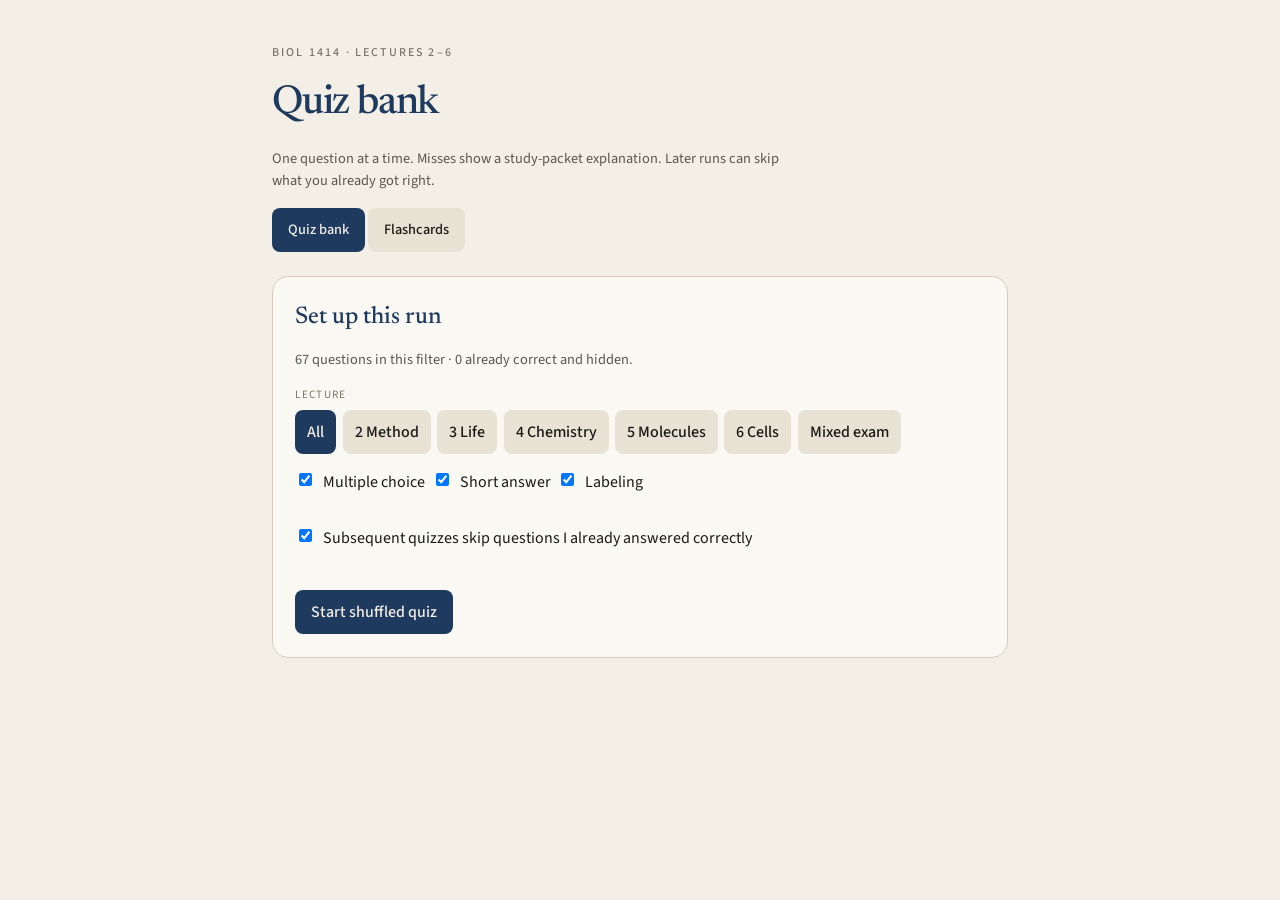
<file: index.html>
<!DOCTYPE html>
<html lang="en">
<head>
  <meta charset="utf-8" />
  <meta name="viewport" content="width=device-width, initial-scale=1" />
  <title>BIOL 1414 Quiz</title>
  <meta name="theme-color" content="#1e3a5f" />
  <link rel="icon" type="image/svg+xml" href="favicon.svg" />
  <link rel="preconnect" href="https://fonts.googleapis.com" />
  <link rel="preconnect" href="https://fonts.gstatic.com" crossorigin />
  <link href="https://fonts.googleapis.com/css2?family=Newsreader:opsz,wght@6..72,500;6..72,600&family=Source+Sans+3:wght@400;500;600&display=swap" rel="stylesheet" />
  <style>
    :root { --bg:#f3efe6; --surface:#faf8f3; --muted:#e8e2d4; --fg:#1a1916; --fg-muted:#5c574e; --fg-subtle:#7a7468; --primary:#1e3a5f; --primary-fg:#f3efe6; --border:#d4cdc0; --success:#3f6f5b; --danger:#8f3d3a; --font-display:"Newsreader",Georgia,serif; --font-sans:"Source Sans 3","Segoe UI",system-ui,sans-serif; }
    * { box-sizing:border-box; }
    html,body { margin:0; background:var(--bg); color:var(--fg); font-family:var(--font-sans); line-height:1.5; }
    button,input,textarea { font:inherit; }
    button { cursor:pointer; }
    .wrap { max-width:48rem; margin:0 auto; padding:2rem 1rem 3rem; display:flex; flex-direction:column; gap:1.5rem; }
    h1 { font-family:var(--font-display); font-size:2.5rem; font-weight:500; letter-spacing:-.03em; color:var(--primary); margin:.25rem 0 0; }
    .kicker { font-size:.75rem; letter-spacing:.18em; text-transform:uppercase; color:var(--fg-subtle); font-weight:500; }
    .lede { color:var(--fg-muted); font-size:.9rem; max-width:32rem; }
    .nav a { display:inline-flex; min-height:44px; align-items:center; padding:0 1rem; border-radius:.5rem; text-decoration:none; font-weight:500; font-size:.9rem; }
    .nav a.on { background:var(--primary); color:var(--primary-fg); }
    .nav a.off { background:var(--muted); color:var(--fg); }
    .card { background:var(--surface); border:1px solid var(--border); border-radius:1rem; padding:1.4rem; }
    .chip { min-height:44px; border:0; border-radius:.5rem; padding:0 .75rem; background:var(--muted); color:var(--fg); font-weight:500; }
    .chip.on { background:var(--primary); color:var(--primary-fg); }
    .btn { min-height:44px; border:0; border-radius:.5rem; padding:0 1rem; font-weight:500; background:var(--primary); color:var(--primary-fg); }
    .btn.sec { background:transparent; color:var(--fg); border:1px solid var(--border); }
    .choice { display:flex; gap:.75rem; align-items:flex-start; border:1px solid var(--border); border-radius:.5rem; padding:.7rem .8rem; background:var(--bg); cursor:pointer; }
    .choice.on { border-color:var(--primary); background:var(--muted); }
    .choice.ok { border-color:var(--success); background:rgba(63,111,91,.1); }
    .choice.bad { border-color:var(--danger); background:rgba(143,61,58,.1); }
    textarea { width:100%; min-height:6rem; border:1px solid var(--border); border-radius:.5rem; background:var(--bg); color:var(--fg); padding:.7rem; }
    .verdict { border-radius:.5rem; padding:.85rem 1rem; }
    .verdict.ok { background:rgba(63,111,91,.1); border:1px solid rgba(63,111,91,.35); }
    .verdict.bad { background:rgba(143,61,58,.1); border:1px solid rgba(143,61,58,.35); }
    .expl { border:1px solid var(--border); background:var(--bg); border-radius:.5rem; padding:1rem; }
    .expl .k { font-size:.7rem; letter-spacing:.12em; text-transform:uppercase; color:var(--fg-subtle); }
    label.chk { display:flex; gap:.5rem; align-items:flex-start; min-height:44px; }
    .row { display:flex; flex-wrap:wrap; gap:.4rem; }
  </style>
</head>
<body>
  <div class="wrap">
    <header>
      <p class="kicker">BIOL 1414 · Lectures 2–6</p>
      <h1>Quiz bank</h1>
      <p class="lede">One question at a time. Misses show a study-packet explanation. Later runs can skip what you already got right.</p>
      <nav class="nav" style="margin-top:1rem" aria-label="Study modes">
        <a class="on" data-page="index.html" href="index.html">Quiz bank</a>
        <a class="off" data-page="drill.html" href="drill.html">Flashcards</a>
      </nav>
    </header>
    <section id="stage" class="card"></section>
  </div>
  <script>
    function appDir(){
      var segs = location.pathname.split('/').filter(Boolean);
      if (segs.length) {
        var last = segs[segs.length-1];
        if (/\./.test(last) || last === 'drill') segs.pop();
      }
      return '/' + (segs.length ? segs.join('/') + '/' : '');
    }
    function appHref(file){ return file === "index.html" ? appDir() : appDir() + file; }
    function wireNav(){
      document.querySelectorAll('a[data-page]').forEach(function(a){
        a.setAttribute('href', appHref(a.getAttribute('data-page')));
      });
    }
    wireNav();

    const QUESTIONS = [{"id":"l2-mc-1","lecture":2,"kind":"mc","prompt":"Which statement about hypotheses is required in this class?","choices":[{"letter":"A","text":"They must be proven on the first trial"},{"letter":"B","text":"They must be testable and falsifiable"},{"letter":"C","text":"They must be published before testing"},{"letter":"D","text":"They must use only qualitative data"}],"answer":"B","explanation":"Study packet (Lec 2): A good hypothesis is testable and falsifiable. Science never proves a hypothesis; it can only fail to disprove it and accumulate support. An invisible heatless dragon in the office is not science because it is not testable or falsifiable."},{"id":"l2-mc-2","lecture":2,"kind":"mc","prompt":"Plant height measured in centimeters is","choices":[{"letter":"A","text":"Qualitative"},{"letter":"B","text":"A law"},{"letter":"C","text":"Quantitative"},{"letter":"D","text":"A control group"}],"answer":"C","explanation":"Study packet (Lec 2): Qualitative data are descriptions (color, texture, smell). Quantitative data are measured numbers (mass, temperature, count). Height in centimeters is a measurement, so it is quantitative."},{"id":"l2-mc-3","lecture":2,"kind":"mc","prompt":"You change light color and record photosynthetic rate. Light color is the","choices":[{"letter":"A","text":"Dependent variable"},{"letter":"B","text":"Independent variable"},{"letter":"C","text":"Control group"},{"letter":"D","text":"Theory"}],"answer":"B","explanation":"Study packet (Lec 2): Independent variable = what you change. Dependent variable = what you measure (it depends on the independent). Light color is what you change."},{"id":"l2-mc-4","lecture":2,"kind":"mc","prompt":"The group that receives every treatment except the factor being tested is the","choices":[{"letter":"A","text":"Independent variable"},{"letter":"B","text":"Hypothesis"},{"letter":"C","text":"Control group"},{"letter":"D","text":"Law"}],"answer":"C","explanation":"Study packet (Lec 2): The control group receives every treatment except the one being tested. Controlled variables are the factors held constant so they do not confound results."},{"id":"l2-mc-5","lecture":2,"kind":"mc","prompt":"Science, as defined in lecture, never","choices":[{"letter":"A","text":"Shares results"},{"letter":"B","text":"Uses deduction"},{"letter":"C","text":"Proves a hypothesis with certainty"},{"letter":"D","text":"Forms theories"}],"answer":"C","explanation":"Study packet (Lec 2): Science never proves a hypothesis; it can only fail to disprove it and accumulate support. Theories form only after repeated support."},{"id":"l2-mc-6","lecture":2,"kind":"mc","prompt":"A repeatedly tested explanatory framework is a","choices":[{"letter":"A","text":"Guess"},{"letter":"B","text":"Theory"},{"letter":"C","text":"Qualitative note"},{"letter":"D","text":"Controlled variable"}],"answer":"B","explanation":"Study packet (Lec 2): A theory is a well-supported, repeatedly tested explanation that unifies many hypotheses. It is not a casual guess. A law describes what happens without explaining why."},{"id":"l2-mc-7","lecture":2,"kind":"mc","prompt":"Specific observations used to reach a general conclusion is","choices":[{"letter":"A","text":"Deductive reasoning"},{"letter":"B","text":"Peer review"},{"letter":"C","text":"Inductive reasoning"},{"letter":"D","text":"Hydrolysis"}],"answer":"C","explanation":"Study packet (Lec 2): Inductive reasoning goes from specific observations to a general conclusion (small to big). Deductive reasoning goes from a general law or theory to a specific prediction (big to small)."},{"id":"l2-mc-8","lecture":2,"kind":"mc","prompt":"Fleming’s penicillin story is used to show","choices":[{"letter":"A","text":"That accidents cannot be science"},{"letter":"B","text":"That observation plus follow-up testing can turn serendipity into science"},{"letter":"C","text":"That hypotheses are unnecessary"},{"letter":"D","text":"That mold is a eukaryote only"}],"answer":"B","explanation":"Study packet (Lec 2): Some discoveries are accidental but still become science when investigated — Fleming noticed Penicillium mold killing Staphylococcus, then tested it."},{"id":"l2-sa-1","lecture":2,"kind":"sa","prompt":"Why was the class hometown survey a weak test of “half the world lives in cities”?","answer":"TCC students are not a random world sample; the city/rural cutoff and location bias the results. Hypotheses need many independent tests.","explanation":"Study packet (Lec 2): The class example (~50% of people live in cities) used a TCC sample (77% city / 23% rural). That sample is not representative of the world, so one classroom poll cannot test a global claim."},{"id":"l2-sa-2","lecture":2,"kind":"sa","prompt":"Distinguish theory from the everyday phrase “I have a theory.”","answer":"Everyday “theory” means a hunch. A scientific theory is a repeatedly tested explanatory framework.","explanation":"Study packet (Lec 2): A theory is a well-supported, repeatedly tested explanation — not a casual guess. A law describes without explaining; a principle is a finding from a single evaluation."},{"id":"l2-lab-1","lecture":2,"kind":"label","prompt":"List the scientific method cycle in order and name which step must be falsifiable.","answer":"Observe → question → hypothesis → experiment → evaluate/data → share → new hypotheses. The hypothesis must be falsifiable.","explanation":"Study packet (Lec 2): Observe → ask a question → form a hypothesis → experiment / collect data → evaluate → share findings → form new hypotheses. The hypothesis is the step that must be testable and falsifiable."},{"id":"l3-mc-1","lecture":3,"kind":"mc","prompt":"The most reliable source of original scientific findings among these is","choices":[{"letter":"A","text":"A group chat"},{"letter":"B","text":"A peer-reviewed journal"},{"letter":"C","text":"An unsourced website"},{"letter":"D","text":"A talk-radio recap"}],"answer":"B","explanation":"Study packet (Lec 3): Books, news, talk radio, friends, websites, Wikipedia, social media, and even government reports can contain science, but they are usually not independently checked the way journals are. The gold standard is peer-reviewed journals."},{"id":"l3-mc-2","lecture":3,"kind":"mc","prompt":"About what fraction of submitted papers are rejected, per lecture?","choices":[{"letter":"A","text":"10%"},{"letter":"B","text":"25%"},{"letter":"C","text":"70%"},{"letter":"D","text":"99%"}],"answer":"C","explanation":"Study packet (Lec 3): Peer-reviewed journals are hard to get into; about 70% of submissions are rejected."},{"id":"l3-mc-3","lecture":3,"kind":"mc","prompt":"Which section lets another lab repeat the work?","choices":[{"letter":"A","text":"Abstract"},{"letter":"B","text":"Introduction"},{"letter":"C","text":"Methods"},{"letter":"D","text":"Discussion"}],"answer":"C","explanation":"Study packet (Lec 3): Methods must have enough detail to replicate. The abstract is a miniature of the whole paper; the introduction states the unknown; the discussion interprets meaning."},{"id":"l3-mc-4","lecture":3,"kind":"mc","prompt":"A review paper typically","choices":[{"letter":"A","text":"Follows IMRaD exactly"},{"letter":"B","text":"Reports one new experiment only"},{"letter":"C","text":"Summarizes many studies and does not follow IMRaD"},{"letter":"D","text":"Contains no references"}],"answer":"C","explanation":"Study packet (Lec 3): Review papers summarize many studies and do not follow IMRaD (Introduction, Methods, Results, Discussion)."},{"id":"l3-mc-5","lecture":3,"kind":"mc","prompt":"Which is NOT one of the eight life criteria in lecture?","choices":[{"letter":"A","text":"Homeostasis"},{"letter":"B","text":"Consciousness"},{"letter":"C","text":"Metabolism"},{"letter":"D","text":"Evolution"}],"answer":"B","explanation":"Study packet (Lec 3): The eight criteria (must meet all) are organization; energy use / metabolism; homeostasis; reproduction; growth and development; irritability (response to stimuli); adaptation; evolution. Consciousness is not on that list."},{"id":"l3-mc-6","lecture":3,"kind":"mc","prompt":"Maintenance of internal constancy is","choices":[{"letter":"A","text":"Irritability"},{"letter":"B","text":"Homeostasis"},{"letter":"C","text":"A law of gravity"},{"letter":"D","text":"A nucleotide"}],"answer":"B","explanation":"Study packet (Lec 3): Homeostasis is maintenance of internal constancy. Irritability is the ability to respond to stimuli."},{"id":"l3-mc-7","lecture":3,"kind":"mc","prompt":"Correct small-to-large order:","choices":[{"letter":"A","text":"Cell → atom → biosphere"},{"letter":"B","text":"Atom → cell → organism → population → community"},{"letter":"C","text":"Ecosystem → organelle → atom"},{"letter":"D","text":"Tissue → proton → organ"}],"answer":"B","explanation":"Study packet (Lec 3): Atom → molecule → organelle → cell → tissue → organ → organ system → organism → population → community → ecosystem → biosphere."},{"id":"l3-mc-8","lecture":3,"kind":"mc","prompt":"Boolean AND in a library search","choices":[{"letter":"A","text":"Broadens to either term"},{"letter":"B","text":"Excludes a term"},{"letter":"C","text":"Requires both terms"},{"letter":"D","text":"Replaces peer review"}],"answer":"C","explanation":"Study packet (Lec 3): Use Boolean operators in JSTOR / Google Scholar: AND (narrow — both terms), OR (broaden), NOT (exclude)."},{"id":"l3-sa-1","lecture":3,"kind":"sa","prompt":"List the eight criteria of life.","answer":"Organization, metabolism/energy use, homeostasis, reproduction, growth and development, irritability, adaptation, evolution.","explanation":"Study packet (Lec 3): Something must meet all eight: organization; energy use / metabolism; homeostasis; reproduction; growth and development; irritability (response to stimuli); adaptation; evolution."},{"id":"l3-sa-2","lecture":3,"kind":"sa","prompt":"What does each letter in IMRaD stand for?","answer":"Introduction, Methods, Results, and Discussion.","explanation":"Study packet (Lec 3): IMRaD is Introduction (unknown, broad → narrow), Methods (enough to replicate), Results (what was found), Discussion (what it means). The abstract is a miniature of the whole paper, not one of the four letters."},{"id":"l3-lab-1","lecture":3,"kind":"label","prompt":"List the nested levels of organization from smallest to largest (atom through biosphere).","answer":"Atom, molecule, organelle, cell, tissue, organ, organ system, organism, population, community, ecosystem, biosphere.","explanation":"Study packet (Lec 3): Atom → molecule → organelle → cell → tissue → organ → organ system → organism → population → community → ecosystem → biosphere."},{"id":"l4-mc-1","lecture":4,"kind":"mc","prompt":"What defines an element?","choices":[{"letter":"A","text":"Neutron count"},{"letter":"B","text":"Proton count"},{"letter":"C","text":"Atomic mass only"},{"letter":"D","text":"Number of bonds"}],"answer":"B","explanation":"Study packet (Lec 4): Atomic number = number of protons, and that defines the element. Neutron count can vary (isotopes). Mass number is protons + neutrons."},{"id":"l4-mc-2","lecture":4,"kind":"mc","prompt":"Carbon-14 differs from carbon-12 in","choices":[{"letter":"A","text":"Proton number"},{"letter":"B","text":"Element identity"},{"letter":"C","text":"Neutron number"},{"letter":"D","text":"Electron charge sign"}],"answer":"C","explanation":"Study packet (Lec 4): Isotopes have the same protons (same element) and different neutrons (e.g., carbon-13 vs carbon-14)."},{"id":"l4-mc-3","lecture":4,"kind":"mc","prompt":"Na+ is a cation because it","choices":[{"letter":"A","text":"Gained a proton"},{"letter":"B","text":"Lost an electron"},{"letter":"C","text":"Shared three pairs"},{"letter":"D","text":"Formed a hydrogen bond"}],"answer":"B","explanation":"Study packet (Lec 4): Ionic bonding transfers electrons. A cation lost electrons (positive). An anion gained electrons (negative; names often end in -ide). Example: NaCl."},{"id":"l4-mc-4","lecture":4,"kind":"mc","prompt":"The strongest common bond type in living chemistry is usually","choices":[{"letter":"A","text":"Hydrogen bond"},{"letter":"B","text":"Ionic bond in water"},{"letter":"C","text":"Covalent bond"},{"letter":"D","text":"Magnetic attraction"}],"answer":"C","explanation":"Study packet (Lec 4): Covalent bonds share electrons and are more common and stronger in living systems than ionic bonds. Hydrogen bonds are weak attractions between molecules."},{"id":"l4-mc-5","lecture":4,"kind":"mc","prompt":"Water is polar because","choices":[{"letter":"A","text":"It has a net +2 charge"},{"letter":"B","text":"Oxygen pulls shared electrons more strongly than hydrogen"},{"letter":"C","text":"Neutrons orbit the oxygen"},{"letter":"D","text":"Hydrogen bonds transfer electrons"}],"answer":"B","explanation":"Study packet (Lec 4): Polar covalent = unequal sharing (water). Water is polar overall but has no net charge: O is δ−, H is δ+. That polarity lets water attract water (cohesion) and other polar/charged substances."},{"id":"l4-mc-6","lecture":4,"kind":"mc","prompt":"A hydrogen bond forms","choices":[{"letter":"A","text":"Inside one water molecule between O and H by sharing"},{"letter":"B","text":"Between molecules, δ+ H to δ− atom"},{"letter":"C","text":"Only in NaCl crystals"},{"letter":"D","text":"Only in DNA, never in water"}],"answer":"B","explanation":"Study packet (Lec 4): Hydrogen bonds are weak attractions between a δ+ H on one molecule and a δ− atom on another. They hold water molecules to each other, not the atoms inside one molecule (those are polar covalent)."},{"id":"l4-mc-7","lecture":4,"kind":"mc","prompt":"Atomic mass of chlorine is ~35.45 because","choices":[{"letter":"A","text":"Chlorine atoms weigh 35.45 protons"},{"letter":"B","text":"It is a weighted average of isotopes (mainly 35 and 37)"},{"letter":"C","text":"Electrons add that much mass"},{"letter":"D","text":"All chlorine atoms have 18.45 neutrons"}],"answer":"B","explanation":"Study packet (Lec 4): Atomic mass is the weighted average of all isotopes (Cl ≈ 35.45 because of Cl-35 and Cl-37). Electrons have negligible mass."},{"id":"l4-mc-8","lecture":4,"kind":"mc","prompt":"N2 is abundant in air but limiting in ecosystems mainly because","choices":[{"letter":"A","text":"Nitrogen atoms do not exist"},{"letter":"B","text":"The triple bond is hard for most organisms to break"},{"letter":"C","text":"N2 is ionic"},{"letter":"D","text":"Nitrogen has no electrons"}],"answer":"B","explanation":"Study packet (Lec 4): N2 has a triple covalent bond that is very hard to break; most organisms cannot “fix” N2. Only some microbes can."},{"id":"l4-sa-1","lecture":4,"kind":"sa","prompt":"Compare ionic, covalent, and hydrogen bonds in one sentence each.","answer":"Ionic transfers electrons. Covalent shares electrons (strong in biomolecules). Hydrogen bonds are weak intermolecular attractions from polarity.","explanation":"Study packet (Lec 4): Ionic = transfer (cation/anion). Covalent = share; more pairs = stronger. Hydrogen = weak δ+ to δ− attraction between molecules."},{"id":"l4-sa-2","lecture":4,"kind":"sa","prompt":"Define isotope and give one example.","answer":"Same number of protons, different neutrons — for example carbon-12 vs carbon-14.","explanation":"Study packet (Lec 4): Isotopes are the same element (same p+) with different neutron counts (e.g., carbon-13 vs carbon-14). Mass number = protons + neutrons."},{"id":"l4-lab-1","lecture":4,"kind":"label","prompt":"Name the three subatomic particles (charge, mass, location) and describe a hydrogen bond between two water molecules.","answer":"Proton +1 ~1 amu nucleus; neutron 0 ~1 amu nucleus; electron −1 negligible mass in orbitals. Between waters: dashed H-bond from δ+ H of one molecule to δ− O of the other.","explanation":"Study packet (Lec 4): Nucleus holds protons (+) and neutrons (0); electrons (−) occupy orbitals. On two waters, O is δ−, H is δ+, and a dashed hydrogen bond links them."},{"id":"l5-mc-1","lecture":5,"kind":"mc","prompt":"Joining monomers while releasing water is","choices":[{"letter":"A","text":"Hydrolysis"},{"letter":"B","text":"Dehydration synthesis"},{"letter":"C","text":"Denaturation"},{"letter":"D","text":"Ionization"}],"answer":"B","explanation":"Study packet (Lec 5): Dehydration synthesis (condensation) joins monomers, releases water, and requires energy. Hydrolysis inserts water, splits the polymer, and releases energy."},{"id":"l5-mc-2","lecture":5,"kind":"mc","prompt":"The 1:2:1 C:H:O ratio fingerprints","choices":[{"letter":"A","text":"Proteins"},{"letter":"B","text":"Nucleic acids"},{"letter":"C","text":"Carbohydrates"},{"letter":"D","text":"Steroids only"}],"answer":"C","explanation":"Study packet (Lec 5): Carbohydrates have formula (CH2O)n and C:H:O ≈ 1:2:1. Glucose is the main human fuel."},{"id":"l5-mc-3","lecture":5,"kind":"mc","prompt":"Lactose is","choices":[{"letter":"A","text":"Glucose + galactose"},{"letter":"B","text":"Glucose + glucose"},{"letter":"C","text":"A nucleotide"},{"letter":"D","text":"Three fatty acids"}],"answer":"A","explanation":"Study packet (Lec 5): Disaccharides form via a glycosidic bond after dehydration. Lactose = glucose + galactose. Maltose is glucose + glucose; sucrose is another common disaccharide."},{"id":"l5-mc-4","lecture":5,"kind":"mc","prompt":"Starch, glycogen, and cellulose","choices":[{"letter":"A","text":"Use different monomers"},{"letter":"B","text":"Are all glucose polymers with different linkages/branching"},{"letter":"C","text":"Are all proteins"},{"letter":"D","text":"Are hydrophobic membranes"}],"answer":"B","explanation":"Study packet (Lec 5): The same glucose monomer can make starch (plant storage), glycogen (animal storage), or cellulose (plant cell-wall fiber) because linkage and branching change function."},{"id":"l5-mc-5","lecture":5,"kind":"mc","prompt":"A nucleotide contains","choices":[{"letter":"A","text":"Only a fatty acid"},{"letter":"B","text":"Sugar + phosphate + nitrogenous base"},{"letter":"C","text":"Three amino acids"},{"letter":"D","text":"Cellulose only"}],"answer":"B","explanation":"Study packet (Lec 5): A nucleotide = sugar + phosphate + base. DNA uses deoxyribose and A-T / G-C; RNA uses ribose and U instead of T."},{"id":"l5-mc-6","lecture":5,"kind":"mc","prompt":"DNA differs from RNA in that DNA","choices":[{"letter":"A","text":"Uses U and is usually single-stranded"},{"letter":"B","text":"Uses T and is typically a double helix with deoxyribose"},{"letter":"C","text":"Has no bases"},{"letter":"D","text":"Cannot store information"}],"answer":"B","explanation":"Study packet (Lec 5): DNA stores instructions (double helix, A-T and G-C, deoxyribose). RNA helps express those instructions (usually single-stranded; U instead of T; ribose)."},{"id":"l5-mc-7","lecture":5,"kind":"mc","prompt":"Unfolding a protein with heat so it stops working is","choices":[{"letter":"A","text":"Hydrolysis of DNA"},{"letter":"B","text":"Denaturation"},{"letter":"C","text":"Transcription"},{"letter":"D","text":"A glycosidic bond"}],"answer":"B","explanation":"Study packet (Lec 5): Shape = function. Denaturation unfolds a protein and destroys function. An enzyme’s active site is a 3-D pocket; unfold it and substrates no longer fit."},{"id":"l5-mc-8","lecture":5,"kind":"mc","prompt":"Phospholipids are especially important because they","choices":[{"letter":"A","text":"Store genetic code"},{"letter":"B","text":"Build cell membranes (hydrophobic tails, hydrophilic heads)"},{"letter":"C","text":"Catalyze peptide bonds"},{"letter":"D","text":"Are monosaccharides"}],"answer":"B","explanation":"Study packet (Lec 5): Lipids are hydrophobic. Phospholipids have two tails plus a phosphate head and build membranes. Triglycerides (three fatty acids + glycerol) are storage fats."},{"id":"l5-sa-1","lecture":5,"kind":"sa","prompt":"Why does enzyme shape matter?","answer":"The active site is a 3-D pocket; if the protein unfolds, substrates no longer fit and catalysis stops.","explanation":"Study packet (Lec 5): Proteins have primary → secondary → tertiary (and sometimes quaternary) structure. Shape is essential to function. Denaturation destroys that pocket."},{"id":"l5-sa-2","lecture":5,"kind":"sa","prompt":"Give one function for each of the four macromolecule classes.","answer":"Carbohydrates: energy/structure. Lipids: membranes/storage/insulation. Proteins: enzymes/structure/contraction. Nucleic acids: information.","explanation":"Study packet (Lec 5): Carbs energy and structure; lipids energy storage, membranes, insulation; proteins enzymes, structure, contraction; nucleic acids encode information to build proteins."},{"id":"l5-lab-1","lecture":5,"kind":"label","prompt":"Describe dehydration vs hydrolysis, the three parts of a nucleotide, and DNA base-pairing rules.","answer":"Dehydration: join monomers, lose water. Hydrolysis: add water, break polymer. Nucleotide: sugar + phosphate + base. DNA pairs A–T and G–C.","explanation":"Study packet (Lec 5): Dehydration builds (H and OH leave as water). Hydrolysis splits a bond by inserting water. Nucleotide = sugar, phosphate, base. DNA pairing is A-T and G-C."},{"id":"l6-mc-1","lecture":6,"kind":"mc","prompt":"Which is part of cell theory?","choices":[{"letter":"A","text":"All cells have chloroplasts"},{"letter":"B","text":"New cells arise from existing cells"},{"letter":"C","text":"All cells are prokaryotic"},{"letter":"D","text":"Cells appear by spontaneous generation"}],"answer":"B","explanation":"Study packet (Lec 6): Unified cell theory: (1) all living things are made of one or more cells; (2) the cell is the basic unit of life; (3) new cells arise from existing cells."},{"id":"l6-mc-2","lecture":6,"kind":"mc","prompt":"A typical lab light microscope","choices":[{"letter":"A","text":"Magnifies millions of times with no stain ever"},{"letter":"B","text":"Inverts the image and magnifies about 40×–1000×"},{"letter":"C","text":"Is larger than an electron microscope"},{"letter":"D","text":"Has no lenses"}],"answer":"B","explanation":"Study packet (Lec 6): Light microscopes (lab) are about 40×–1000×, portable, and often need stains. The image is inverted because a compound scope has two lens sets. Electron microscopes have higher resolution and are large and expensive."},{"id":"l6-mc-3","lecture":6,"kind":"mc","prompt":"Found in typical plant cells but not typical animal cells:","choices":[{"letter":"A","text":"Mitochondria"},{"letter":"B","text":"Golgi"},{"letter":"C","text":"Chloroplasts"},{"letter":"D","text":"Cytoskeleton"}],"answer":"C","explanation":"Study packet (Lec 6): Both plant and animal cells have plasma membrane, nucleus, cytoplasm, mitochondria, endomembrane system, and cytoskeleton. Typical plant extras: cell wall, chloroplasts, large central vacuole, plasmodesmata."},{"id":"l6-mc-4","lecture":6,"kind":"mc","prompt":"Protein packaging and shipping is mainly the","choices":[{"letter":"A","text":"Nucleoid"},{"letter":"B","text":"Golgi apparatus"},{"letter":"C","text":"Microfilament"},{"letter":"D","text":"Cell wall"}],"answer":"B","explanation":"Study packet (Lec 6): The Golgi apparatus sorts, tags, packages, and distributes lipids and proteins. Secretory cells (salivary gland) are Golgi-rich. Rough ER makes those proteins; the nucleoid is prokaryotic DNA."},{"id":"l6-mc-5","lecture":6,"kind":"mc","prompt":"Cardiac muscle cells stay electrically coupled through","choices":[{"letter":"A","text":"Tight junctions"},{"letter":"B","text":"Plasmodesmata"},{"letter":"C","text":"Gap junctions"},{"letter":"D","text":"Cell walls"}],"answer":"C","explanation":"Study packet (Lec 6): Gap junctions are animal channels (analogous to plasmodesmata in plants) that let ions/signals pass so cardiac muscle contracts as a unit. Tight junctions are watertight seals; desmosomes are stretchy spot-welds."},{"id":"l6-mc-6","lecture":6,"kind":"mc","prompt":"Rough ER is rough because of","choices":[{"letter":"A","text":"Cellulose"},{"letter":"B","text":"Ribosomes"},{"letter":"C","text":"Flagella"},{"letter":"D","text":"Keratin only"}],"answer":"B","explanation":"Study packet (Lec 6): Rough ER has ribosomes and synthesizes proteins for secretion or membranes. Smooth ER has no ribosomes and handles lipids, detox, and Ca2+ storage."},{"id":"l6-mc-7","lecture":6,"kind":"mc","prompt":"The widest cytoskeleton fiber, used in cilia and flagella, is the","choices":[{"letter":"A","text":"Microfilament"},{"letter":"B","text":"Intermediate filament"},{"letter":"C","text":"Microtubule"},{"letter":"D","text":"Plasmodesma"}],"answer":"C","explanation":"Study packet (Lec 6): Microfilaments (narrowest) = movement. Intermediate filaments = structure (keratin). Microtubules (widest, hollow) resist compression and build flagella, cilia, and centrioles."},{"id":"l6-mc-8","lecture":6,"kind":"mc","prompt":"A watertight seal between animal cells is a","choices":[{"letter":"A","text":"Desmosome"},{"letter":"B","text":"Tight junction"},{"letter":"C","text":"Gap junction"},{"letter":"D","text":"Central vacuole"}],"answer":"B","explanation":"Study packet (Lec 6): Tight junctions are watertight seals (bladder, skin). Desmosomes are spot-welds for stretching tissues. Gap junctions are communication channels. Central vacuoles are plant organelles."},{"id":"l6-sa-1","lecture":6,"kind":"sa","prompt":"Compare prokaryotic and eukaryotic cells on nucleus and organelles.","answer":"Prokaryotes have a nucleoid and no membrane-bound organelles. Eukaryotes have a true nucleus and membrane-bound organelles.","explanation":"Study packet (Lec 6): Prokaryotes (bacteria and archaea): no nucleus; DNA in nucleoid; no membrane-bound organelles; generally smaller. Eukaryotes: nucleus; membrane-bound organelles; generally larger."},{"id":"l6-sa-2","lecture":6,"kind":"sa","prompt":"Name the three cytoskeleton fibers from narrowest to widest and one job each.","answer":"Microfilaments (movement), intermediate filaments (structure/keratin), microtubules (cilia, flagella, centrioles).","explanation":"Study packet (Lec 6): Microfilaments — movement (e.g., white blood cells). Intermediate filaments — structural cables (keratin). Microtubules — widest hollow tubes; flagella, cilia, centrioles."},{"id":"l6-lab-1","lecture":6,"kind":"label","prompt":"Name typical plant-only and animal-only structures, then the four junction types (including plasmodesmata).","answer":"Plant: cell wall, chloroplasts, large central vacuole, plasmodesmata. Animal: lysosomes, centrioles, ECM. Junctions: plasmodesmata, tight junction, desmosome, gap junction.","explanation":"Study packet (Lec 6): Plant extras = wall, chloroplasts, big vacuole, plasmodesmata. Animal extras = lysosomes, centrioles, ECM. Junctions: plasmodesmata (plant channels), tight (seal), desmosome (spot-weld), gap (animal channel)."},{"id":"mix-mc-1","lecture":"mixed","kind":"mc","prompt":"Which pairing is correct?","choices":[{"letter":"A","text":"Independent variable = what you measure"},{"letter":"B","text":"Law = casual guess"},{"letter":"C","text":"Theory = well-supported explanation"},{"letter":"D","text":"Control group = the factor you change"}],"answer":"C","explanation":"Study packet (Lec 2): A theory is a repeatedly tested explanation. The independent variable is what you change; the control group gets every treatment except the tested factor; a law describes without explaining."},{"id":"mix-mc-2","lecture":"mixed","kind":"mc","prompt":"Homeostasis and irritability are","choices":[{"letter":"A","text":"Bond types"},{"letter":"B","text":"Two of the eight life criteria"},{"letter":"C","text":"Organelles"},{"letter":"D","text":"Base-pairing rules"}],"answer":"B","explanation":"Study packet (Lec 3): Homeostasis (internal constancy) and irritability (response to stimuli) are two of the eight required criteria of life."},{"id":"mix-mc-3","lecture":"mixed","kind":"mc","prompt":"Atomic number of an ion still equals","choices":[{"letter":"A","text":"Electrons only"},{"letter":"B","text":"Neutrons only"},{"letter":"C","text":"Protons"},{"letter":"D","text":"Mass number minus electrons"}],"answer":"C","explanation":"Study packet (Lec 4): Atomic number is proton count and still defines the element even when electrons are lost or gained to make an ion."},{"id":"mix-mc-4","lecture":"mixed","kind":"mc","prompt":"The bond that holds two water molecules to each other is","choices":[{"letter":"A","text":"A covalent bond inside one molecule"},{"letter":"B","text":"A hydrogen bond"},{"letter":"C","text":"A peptide bond"},{"letter":"D","text":"A glycosidic bond"}],"answer":"B","explanation":"Study packet (Lec 4): Inside one water molecule, O–H bonds are polar covalent. Between water molecules, δ+ H to δ− O is a hydrogen bond. Peptide bonds join amino acids; glycosidic bonds join sugars."},{"id":"mix-mc-5","lecture":"mixed","kind":"mc","prompt":"Hydrolysis of a protein yields","choices":[{"letter":"A","text":"Nucleotides"},{"letter":"B","text":"Fatty acids only"},{"letter":"C","text":"Amino acids"},{"letter":"D","text":"Cellulose"}],"answer":"C","explanation":"Study packet (Lec 5): Hydrolysis inserts water and breaks a polymer into monomers. Protein monomers are amino acids (peptide bonds). Nucleotides are nucleic-acid monomers; proteases catalyze protein hydrolysis."},{"id":"mix-mc-6","lecture":"mixed","kind":"mc","prompt":"Information to build proteins is stored in","choices":[{"letter":"A","text":"Glycogen"},{"letter":"B","text":"Nucleic acids"},{"letter":"C","text":"Triglycerides"},{"letter":"D","text":"Tight junctions"}],"answer":"B","explanation":"Study packet (Lec 5): Nucleic acids (DNA and RNA) encode the information to build proteins. Glycogen stores glucose; triglycerides store fat; tight junctions seal animal cells."},{"id":"mix-mc-7","lecture":"mixed","kind":"mc","prompt":"A bacterium is typically a","choices":[{"letter":"A","text":"Eukaryote with chloroplasts"},{"letter":"B","text":"Prokaryote"},{"letter":"C","text":"Plant cell"},{"letter":"D","text":"Multicellular organ"}],"answer":"B","explanation":"Study packet (Lec 6): Bacteria and archaea are prokaryotes: nucleoid, no membrane-bound organelles, generally smaller."},{"id":"mix-mc-8","lecture":"mixed","kind":"mc","prompt":"Secretory cells are often rich in","choices":[{"letter":"A","text":"Cell walls only"},{"letter":"B","text":"Golgi apparatus"},{"letter":"C","text":"Plasmodesmata only"},{"letter":"D","text":"Intermediate filaments only"}],"answer":"B","explanation":"Study packet (Lec 6): Cells with a large secretory job (salivary glands) have lots of Golgi because it packages and ships product."},{"id":"mix-mc-9","lecture":"mixed","kind":"mc","prompt":"Keratin is an example of","choices":[{"letter":"A","text":"A microtubule motor"},{"letter":"B","text":"An intermediate filament protein"},{"letter":"C","text":"A phospholipid"},{"letter":"D","text":"A monosaccharide"}],"answer":"B","explanation":"Study packet (Lec 6): Intermediate filaments are structural cables; keratin strengthens nails and hair."},{"id":"mix-mc-10","lecture":"mixed","kind":"mc","prompt":"Which source did lecture treat as the gold standard?","choices":[{"letter":"A","text":"Social media recaps"},{"letter":"B","text":"Peer-reviewed journals"},{"letter":"C","text":"Unchecked websites"},{"letter":"D","text":"Family stories"}],"answer":"B","explanation":"Study packet (Lec 3): The gold standard for original scientific findings is peer-reviewed journals — independently checked and hard to publish in (~70% rejected)."},{"id":"mix-sa-1","lecture":"mixed","kind":"sa","prompt":"Trace one idea across the unit: how atoms → bonds → macromolecules → organelles → a living cell.","answer":"Atoms bond into molecules; molecules become macromolecules; macromolecules build organelles; organelles make a living cell that meets the eight criteria of life.","explanation":"Study packet (cross-lecture): Atoms (Lec 4) form bonds into molecules; macromolecules (Lec 5) assemble organelles; organelles make eukaryotic cells (Lec 6) that satisfy the eight life criteria (Lec 3)."},{"id":"mix-sa-2","lecture":"mixed","kind":"sa","prompt":"Give one compare/contrast pair from each lecture (2 through 6).","answer":"L2 independent vs dependent variable; L3 population vs community; L4 cation vs anion; L5 dehydration vs hydrolysis; L6 plant vs animal or tight vs gap junction.","explanation":"Study packet (exam favorites): Hypothesis/theory/law; IV/DV; cation/anion; ionic/covalent/H-bond; dehydration/hydrolysis; DNA/RNA; prokaryote/eukaryote; plant/animal; tight/gap/desmosome."}];
    const KEY = "biol1414-quiz-v1";
    const STOP = new Set(["the","and","for","that","with","from","this","are","was","were","not","but","you","your","into","than","then","also","only","such","have","has"]);
    let progress = load();
    let lecture = "all", kinds = {mc:true, sa:true, label:true}, skipCorrect = true;
    let queue=[], index=0, choice="", written="", submitted=false, ok=null;
    let session={right:0,wrong:0}, started=false;

    function load(){ try { return JSON.parse(localStorage.getItem(KEY))||{correct:[],missed:[]}; } catch { return {correct:[],missed:[]}; } }
    function save(){ localStorage.setItem(KEY, JSON.stringify(progress)); }
    function shuffle(a){ const x=a.slice(); for(let i=x.length-1;i>0;i--){ const j=Math.floor(Math.random()*(i+1)); [x[i],x[j]]=[x[j],x[i]]; } return x; }
    function tokenize(t){ return t.toLowerCase().replace(/[^a-z0-9\s]/g," ").split(/\s+/).filter(w=>w.length>2 && !STOP.has(w)); }
    function gradeGuess(g, ans){
      const trimmed=g.trim(); if(!trimmed) return false;
      const G=tokenize(trimmed), A=tokenize(ans);
      if(!G.length) return ans.toLowerCase().includes(trimmed.toLowerCase());
      const aset=new Set(A);
      const coverage=G.filter(w=>aset.has(w)).length/Math.max(G.length,1);
      const reverse=A.filter(w=>G.includes(w)).length/Math.max(A.length,1);
      if(ans.toLowerCase().includes(trimmed.toLowerCase()) && trimmed.length>=4) return true;
      return coverage>=0.45 || reverse>=0.35;
    }
    function pool(){
      const correct=new Set(progress.correct);
      return QUESTIONS.filter(q=>{
        if(lecture!=="all" && String(q.lecture)!==String(lecture)) return false;
        if(q.kind==="mc" && !kinds.mc) return false;
        if(q.kind==="sa" && !kinds.sa) return false;
        if(q.kind==="label" && !kinds.label) return false;
        if(skipCorrect && correct.has(q.id)) return false;
        return true;
      });
    }
    function gradeQ(q, response){
      if(q.kind==="mc") return response===q.answer;
      return gradeGuess(response, q.answer);
    }
    function esc(s){ return String(s).replace(/[&<>"']/g, c => '&#'+c.charCodeAt(0)+';'); }
    function current(){ return QUESTIONS.find(q=>q.id===queue[index]); }

    function render(){
      const stage=document.getElementById("stage");
      const p=pool();
      const q=current();
      if(!started || !q){
        const saved=QUESTIONS.filter(x=>(lecture==="all"||String(x.lecture)===String(lecture)) && progress.correct.includes(x.id)).length;
        stage.innerHTML = `<h2 style="font-family:var(--font-display);font-weight:500;color:var(--primary);margin:0 0 .5rem">Set up this run</h2>
          <p class="lede">${p.length} questions in this filter${skipCorrect?" · "+saved+" already correct and hidden":""}.</p>
          <p style="font-size:.7rem;letter-spacing:.12em;text-transform:uppercase;color:var(--fg-subtle);margin:1rem 0 .4rem">Lecture</p>
          <div class="row" id="lec"></div>
          <div class="row" style="margin-top:1rem">
            <label class="chk"><input type="checkbox" id="kmc"> Multiple choice</label>
            <label class="chk"><input type="checkbox" id="ksa"> Short answer</label>
            <label class="chk"><input type="checkbox" id="klab"> Labeling</label>
          </div>
          <label class="chk" style="margin-top:.75rem"><input type="checkbox" id="skip"> Subsequent quizzes skip questions I already answered correctly</label>
          <div class="row" style="margin-top:1.25rem">
            <button class="btn" id="start">Start shuffled quiz</button>
            ${saved? '<button class="btn sec" id="reset">Reset correct list</button>':''}
          </div>
          ${started && !q ? `<p class="lede" style="margin-top:1rem">Run finished · ${session.right} correct · ${session.wrong} incorrect.</p>`:''}`;
        const lec=document.getElementById("lec");
        [["all","All"],["2","2 Method"],["3","3 Life"],["4","4 Chemistry"],["5","5 Molecules"],["6","6 Cells"],["mixed","Mixed exam"]].forEach(([id,lab])=>{
          const b=document.createElement("button"); b.className="chip"+(String(lecture)===id?" on":""); b.textContent=lab;
          b.onclick=()=>{ lecture=id==="all"||id==="mixed"?id:Number(id); render(); };
          lec.appendChild(b);
        });
        document.getElementById("kmc").checked=kinds.mc;
        document.getElementById("ksa").checked=kinds.sa;
        document.getElementById("klab").checked=kinds.label;
        document.getElementById("skip").checked=skipCorrect;
        document.getElementById("kmc").onchange=e=>{ kinds.mc=e.target.checked; };
        document.getElementById("ksa").onchange=e=>{ kinds.sa=e.target.checked; };
        document.getElementById("klab").onchange=e=>{ kinds.label=e.target.checked; };
        document.getElementById("skip").onchange=e=>{ skipCorrect=e.target.checked; render(); };
        document.getElementById("start").onclick=()=>{
          kinds={mc:document.getElementById("kmc").checked, sa:document.getElementById("ksa").checked, label:document.getElementById("klab").checked};
          skipCorrect=document.getElementById("skip").checked;
          queue=shuffle(pool().map(x=>x.id)); index=0; choice=""; written=""; submitted=false; ok=null; session={right:0,wrong:0}; started=true; render();
        };
        const r=document.getElementById("reset"); if(r) r.onclick=()=>{ progress.correct=[]; save(); render(); };
        return;
      }
      const lecLab = q.lecture==="mixed"?"Mixed exam":("Lecture "+q.lecture);
      const kindLab = q.kind==="mc"?"Multiple choice":q.kind==="sa"?"Short answer":"Labeling";
      let body = `<div style="display:flex;justify-content:space-between;gap:.5rem;flex-wrap:wrap;margin-bottom:1rem">
        <span style="background:var(--muted);border-radius:.35rem;padding:.2rem .5rem;font-size:.75rem;color:var(--fg-muted)">${lecLab} · ${kindLab}</span>
        <span style="font-size:.75rem;color:var(--fg-subtle)">${index+1} / ${queue.length} · session ${session.right} right / ${session.wrong} wrong</span>
      </div>
      <h2 style="font-family:var(--font-display);font-weight:500;font-size:1.6rem;margin:0">${esc(q.prompt)}</h2>`;
      if(q.kind==="mc"){
        body += `<div style="display:flex;flex-direction:column;gap:.5rem;margin-top:1.1rem">` + q.choices.map(c=>{
          const selected=choice===c.letter;
          let cls="choice"+(selected&&!submitted?" on":"");
          if(submitted && c.letter===q.answer) cls+=" ok";
          if(submitted && selected && c.letter!==q.answer) cls+=" bad";
          return `<label class="${cls}"><input type="radio" name="ch" ${selected?"checked":""} ${submitted?"disabled":""} data-letter="${c.letter}"> <span><strong>${c.letter}.</strong> ${esc(c.text)}</span></label>`;
        }).join("") + `</div>`;
      } else {
        body += `<label style="display:block;margin-top:1.1rem"><span style="display:block;font-size:.7rem;letter-spacing:.12em;text-transform:uppercase;color:var(--fg-subtle);margin-bottom:.4rem">Your answer</span>
          <textarea id="written" ${submitted?"disabled":""}>${esc(written)}</textarea></label>`;
      }
      if(!submitted){
        body += `<div style="margin-top:1.1rem"><button class="btn" id="record">Record answer</button></div>`;
      } else {
        body += `<div class="verdict ${ok?"ok":"bad"}" style="margin-top:1.1rem"><strong>${ok?"Correct":"Incorrect"}</strong>
          ${!ok?`<p>Official answer: ${esc(q.answer)}${q.kind==="mc"?" — "+esc((q.choices.find(c=>c.letter===q.answer)||{}).text||""):""}</p>`:""}</div>`;
        if(!ok) body += `<div class="expl" style="margin-top:.75rem"><div class="k">From the study packet</div><p>${esc(q.explanation)}</p></div>`;
        body += `<div style="margin-top:1rem"><button class="btn" id="next">${index+1<queue.length?"Next question":"Finish run"}</button></div>`;
      }
      stage.innerHTML=body;
      stage.querySelectorAll('input[name="ch"]').forEach(inp=>{
        inp.onchange=()=>{ choice=inp.getAttribute("data-letter"); render(); };
      });
      const w=document.getElementById("written"); if(w) w.oninput=e=>{ written=e.target.value; };
      const rec=document.getElementById("record");
      if(rec) rec.onclick=()=>{
        if(q.kind!=="mc" && document.getElementById("written")) written=document.getElementById("written").value;
        if(q.kind==="mc" && !choice) return;
        if(q.kind!=="mc" && !written.trim()) return;
        const response=q.kind==="mc"?choice:written;
        ok=gradeQ(q, response); submitted=true;
        progress.correct=progress.correct.filter(id=>id!==q.id);
        progress.missed=progress.missed.filter(id=>id!==q.id);
        if(ok) progress.correct.push(q.id); else progress.missed.push(q.id);
        save();
        if(ok) session.right++; else session.wrong++;
        render();
      };
      const nx=document.getElementById("next");
      if(nx) nx.onclick=()=>{
        choice=""; written=""; submitted=false; ok=null;
        if(index+1<queue.length) index++; else started=false;
        render();
      };
    }
    render();
  </script>
</body>
</html>
</file>
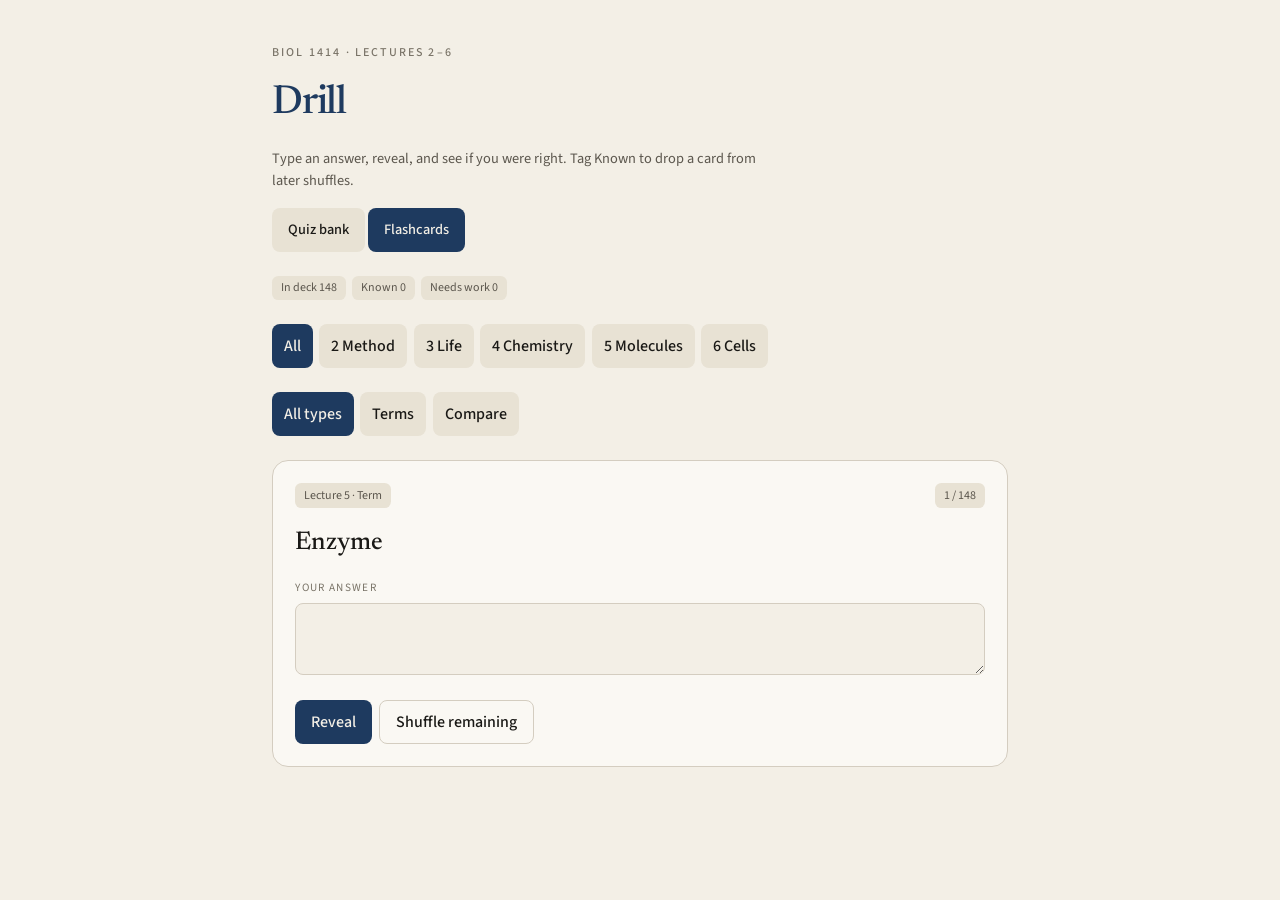
<file: drill.html>
<!DOCTYPE html>
<html lang="en">
<head>
  <meta charset="utf-8" />
  <meta name="viewport" content="width=device-width, initial-scale=1" />
  <title>BIOL 1414 Flashcards</title>
  <meta name="theme-color" content="#1e3a5f" />
  <link rel="icon" type="image/svg+xml" href="favicon.svg" />
  <link rel="preconnect" href="https://fonts.googleapis.com" />
  <link rel="preconnect" href="https://fonts.gstatic.com" crossorigin />
  <link href="https://fonts.googleapis.com/css2?family=Newsreader:opsz,wght@6..72,500;6..72,600&family=Source+Sans+3:wght@400;500;600&display=swap" rel="stylesheet" />
  <style>
    :root { --bg:#f3efe6; --surface:#faf8f3; --muted:#e8e2d4; --fg:#1a1916; --fg-muted:#5c574e; --fg-subtle:#7a7468; --primary:#1e3a5f; --primary-fg:#f3efe6; --border:#d4cdc0; --success:#3f6f5b; --danger:#8f3d3a; --font-display:"Newsreader",Georgia,serif; --font-sans:"Source Sans 3","Segoe UI",system-ui,sans-serif; }
    * { box-sizing:border-box; }
    html,body { margin:0; background:var(--bg); color:var(--fg); font-family:var(--font-sans); line-height:1.5; }
    button,input,textarea { font:inherit; }
    button { cursor:pointer; }
    .wrap { max-width:48rem; margin:0 auto; padding:2rem 1rem 3rem; display:flex; flex-direction:column; gap:1.5rem; }
    h1 { font-family:var(--font-display); font-size:2.5rem; font-weight:500; letter-spacing:-.03em; color:var(--primary); margin:.25rem 0 0; }
    .kicker { font-size:.75rem; letter-spacing:.18em; text-transform:uppercase; color:var(--fg-subtle); font-weight:500; }
    .lede { color:var(--fg-muted); font-size:.9rem; max-width:32rem; }
    .nav a { display:inline-flex; min-height:44px; align-items:center; padding:0 1rem; border-radius:.5rem; text-decoration:none; font-weight:500; font-size:.9rem; }
    .nav a.on { background:var(--primary); color:var(--primary-fg); }
    .nav a.off { background:var(--muted); color:var(--fg); }
    .card { background:var(--surface); border:1px solid var(--border); border-radius:1rem; padding:1.4rem; }
    .chip { min-height:44px; border:0; border-radius:.5rem; padding:0 .75rem; background:var(--muted); color:var(--fg); font-weight:500; }
    .chip.on { background:var(--primary); color:var(--primary-fg); }
    .btn { min-height:44px; border:0; border-radius:.5rem; padding:0 1rem; font-weight:500; background:var(--primary); color:var(--primary-fg); }
    .btn.sec { background:transparent; color:var(--fg); border:1px solid var(--border); }
    .btn.ok { background:var(--success); color:#fff; }
    .btn.bad { background:var(--danger); color:#fff; }
    textarea,input[type=text] { width:100%; border:1px solid var(--border); border-radius:.5rem; background:var(--bg); color:var(--fg); padding:.7rem; }
    .verdict { border-radius:.5rem; padding:.85rem 1rem; }
    .verdict.ok { background:rgba(63,111,91,.1); border:1px solid rgba(63,111,91,.35); }
    .verdict.bad { background:rgba(143,61,58,.1); border:1px solid rgba(143,61,58,.35); }
    .row { display:flex; flex-wrap:wrap; gap:.4rem; }
    .stat { background:var(--muted); border-radius:.4rem; padding:.2rem .55rem; font-size:.75rem; color:var(--fg-muted); }
</style>
</head>
<body>
  <div class="wrap">
    <header>
      <p class="kicker">BIOL 1414 · Lectures 2–6</p>
      <h1>Drill</h1>
      <p class="lede">Type an answer, reveal, and see if you were right. Tag Known to drop a card from later shuffles.</p>
      <nav class="nav" style="margin-top:1rem" aria-label="Study modes">
        <a class="off" data-page="index.html" href="index.html">Quiz bank</a>
        <a class="on" data-page="drill.html" href="drill.html">Flashcards</a>
      </nav>
    </header>
    <div class="row" id="stats"></div>
    <div class="row" id="lec"></div>
    <div class="row" id="kind"></div>
    <section id="stage" class="card"></section>
  </div>
  <script>
    const CARDS = [{"id":"l2-t-biology","lecture":2,"type":"Term","front":"Biology","back":"Scientific study of living things (bios = life, logia = study)."},{"id":"l2-t-ecology","lecture":2,"type":"Term","front":"Ecology","back":"Scientific study of organisms and their environment."},{"id":"l2-t-science","lecture":2,"type":"Term","front":"Science","back":"Systematic observation of nature to discover facts and formulate principles, theories, and laws."},{"id":"l2-t-hypothesis","lecture":2,"type":"Term","front":"Hypothesis","back":"Proposed explanation that is testable and falsifiable."},{"id":"l2-t-observation","lecture":2,"type":"Term","front":"Observation","back":"Recognizing a fact or occurrence, often with measurement."},{"id":"l2-t-data","lecture":2,"type":"Term","front":"Data","back":"Values of qualitative or quantitative variables belonging to a set of items."},{"id":"l2-t-qualitative-data","lecture":2,"type":"Term","front":"Qualitative data","back":"Descriptions observed but not measured (color, texture, smell)."},{"id":"l2-t-quantitative-data","lecture":2,"type":"Term","front":"Quantitative data","back":"Measured numeric data (mass, temperature, count)."},{"id":"l2-t-independent-variable","lecture":2,"type":"Term","front":"Independent variable","back":"The factor the experimenter changes."},{"id":"l2-t-dependent-variable","lecture":2,"type":"Term","front":"Dependent variable","back":"The factor that is measured; it depends on the independent variable."},{"id":"l2-t-control-group","lecture":2,"type":"Term","front":"Control group","back":"Receives every element of the experiment except the factor being tested."},{"id":"l2-t-controlled-variables","lecture":2,"type":"Term","front":"Controlled variables","back":"Factors held constant so they do not confound results."},{"id":"l2-t-falsifiable","lecture":2,"type":"Term","front":"Falsifiable","back":"Possible, in principle, to show the claim is wrong."},{"id":"l2-t-principle","lecture":2,"type":"Term","front":"Principle","back":"A fundamental finding based on a single evaluation of a hypothesis."},{"id":"l2-t-theory","lecture":2,"type":"Term","front":"Theory","back":"Repeatedly tested explanatory framework; not a casual guess."},{"id":"l2-t-law","lecture":2,"type":"Term","front":"Law","back":"Generalization that describes what happens without explaining why."},{"id":"l2-t-inductive-reasoning","lecture":2,"type":"Term","front":"Inductive reasoning","back":"Specific observations used to reach a general conclusion (small to big)."},{"id":"l2-t-deductive-reasoning","lecture":2,"type":"Term","front":"Deductive reasoning","back":"General law or theory used to predict a specific result (big to small)."},{"id":"l2-t-peer-review","lecture":2,"type":"Term","front":"Peer review","back":"Independent experts evaluate a manuscript before publication."},{"id":"l2-t-serendipity-in-science","lecture":2,"type":"Term","front":"Serendipity in science","back":"Fortunate accident that becomes science only after it is tested (Fleming / penicillin)."},{"id":"l2-c-hypothesis-vs-theory-vs-law","lecture":2,"type":"Compare","front":"Hypothesis vs theory vs law","back":"Hypothesis = testable idea; theory = supported explanation; law = descriptive rule."},{"id":"l2-c-qualitative-vs-quantitative","lecture":2,"type":"Compare","front":"Qualitative vs quantitative","back":"Words and qualities vs numbers."},{"id":"l2-c-independent-vs-dependent-variable","lecture":2,"type":"Compare","front":"Independent vs dependent variable","back":"What you change vs what you measure."},{"id":"l2-c-inductive-vs-deductive","lecture":2,"type":"Compare","front":"Inductive vs deductive","back":"Data up to a generalization vs principle down to a prediction."},{"id":"l3-t-peer-reviewed-journal","lecture":3,"type":"Term","front":"Peer-reviewed journal","back":"Gold-standard source; hard to publish; ~70% of papers rejected."},{"id":"l3-t-imrad","lecture":3,"type":"Term","front":"IMRaD","back":"Introduction, Methods, Results, Discussion."},{"id":"l3-t-abstract","lecture":3,"type":"Term","front":"Abstract","back":"Short summary of the entire paper."},{"id":"l3-t-introduction","lecture":3,"type":"Term","front":"Introduction","back":"States the unknown; starts broad and narrows to this study."},{"id":"l3-t-methods","lecture":3,"type":"Term","front":"Methods","back":"Detailed enough that another lab can replicate."},{"id":"l3-t-results","lecture":3,"type":"Term","front":"Results","back":"What was found; numbers and statistics."},{"id":"l3-t-discussion","lecture":3,"type":"Term","front":"Discussion","back":"What the results mean in context of the introduction."},{"id":"l3-t-review-paper","lecture":3,"type":"Term","front":"Review paper","back":"Summarizes many studies; does not follow IMRaD."},{"id":"l3-t-boolean-and","lecture":3,"type":"Term","front":"Boolean AND","back":"Requires both search terms (narrows)."},{"id":"l3-t-boolean-or","lecture":3,"type":"Term","front":"Boolean OR","back":"Retrieves either term (broadens)."},{"id":"l3-t-boolean-not","lecture":3,"type":"Term","front":"Boolean NOT","back":"Excludes a term."},{"id":"l3-t-homeostasis","lecture":3,"type":"Term","front":"Homeostasis","back":"Maintenance of internal constancy."},{"id":"l3-t-irritability","lecture":3,"type":"Term","front":"Irritability","back":"Ability to respond to stimuli."},{"id":"l3-t-adaptation","lecture":3,"type":"Term","front":"Adaptation","back":"A trait that helps survival/reproduction."},{"id":"l3-t-evolution","lecture":3,"type":"Term","front":"Evolution","back":"Change in populations across generations."},{"id":"l3-t-eight-criteria-of-life","lecture":3,"type":"Term","front":"Eight criteria of life","back":"Organization, metabolism, homeostasis, reproduction, growth/development, irritability, adaptation, evolution."},{"id":"l3-t-atom","lecture":3,"type":"Term","front":"Atom","back":"Smallest unit of an element that keeps its chemical properties."},{"id":"l3-t-population","lecture":3,"type":"Term","front":"Population","back":"Individuals of one species in an area."},{"id":"l3-t-community","lecture":3,"type":"Term","front":"Community","back":"All species interacting in an area."},{"id":"l3-t-ecosystem","lecture":3,"type":"Term","front":"Ecosystem","back":"Community plus abiotic environment."},{"id":"l3-t-biosphere","lecture":3,"type":"Term","front":"Biosphere","back":"All ecosystems on Earth."},{"id":"l3-c-abstract-vs-discussion","lecture":3,"type":"Compare","front":"Abstract vs discussion","back":"Whole-paper summary vs interpretation of meaning."},{"id":"l3-c-review-paper-vs-research-paper","lecture":3,"type":"Compare","front":"Review paper vs research paper","back":"Many-study summary vs original experiment in IMRaD."},{"id":"l3-c-adaptation-vs-evolution","lecture":3,"type":"Compare","front":"Adaptation vs evolution","back":"Helpful trait vs change across generations."},{"id":"l3-c-population-vs-community","lecture":3,"type":"Compare","front":"Population vs community","back":"One species vs all interacting species."},{"id":"l3-c-ecosystem-vs-biosphere","lecture":3,"type":"Compare","front":"Ecosystem vs biosphere","back":"One community + environment vs all ecosystems."},{"id":"l4-t-proton","lecture":4,"type":"Term","front":"Proton","back":"+1 charge, ~1 amu, in the nucleus; number defines the element."},{"id":"l4-t-neutron","lecture":4,"type":"Term","front":"Neutron","back":"0 charge, ~1 amu, in the nucleus; number can vary (isotopes)."},{"id":"l4-t-electron","lecture":4,"type":"Term","front":"Electron","back":"−1 charge, negligible mass, in orbitals."},{"id":"l4-t-nucleus-atom","lecture":4,"type":"Term","front":"Nucleus (atom)","back":"Center of the atom containing protons and neutrons."},{"id":"l4-t-atomic-number","lecture":4,"type":"Term","front":"Atomic number","back":"Number of protons; identity of the element."},{"id":"l4-t-mass-number","lecture":4,"type":"Term","front":"Mass number","back":"Protons plus neutrons."},{"id":"l4-t-isotope","lecture":4,"type":"Term","front":"Isotope","back":"Same protons, different neutrons (C-12 vs C-14)."},{"id":"l4-t-atomic-mass","lecture":4,"type":"Term","front":"Atomic mass","back":"Weighted average of an element's isotopes (Cl ≈ 35.45)."},{"id":"l4-t-molecule","lecture":4,"type":"Term","front":"Molecule","back":"Two or more atoms chemically bonded."},{"id":"l4-t-compound","lecture":4,"type":"Term","front":"Compound","back":"Substance containing atoms of more than one element."},{"id":"l4-t-reactant","lecture":4,"type":"Term","front":"Reactant","back":"Substance going into a chemical reaction (left of arrow)."},{"id":"l4-t-product","lecture":4,"type":"Term","front":"Product","back":"Substance formed by a chemical reaction (right of arrow)."},{"id":"l4-t-conservation-of-mass","lecture":4,"type":"Term","front":"Conservation of mass","back":"Mass is not created or destroyed; equations stay balanced."},{"id":"l4-t-ion","lecture":4,"type":"Term","front":"Ion","back":"Atom that gained or lost electrons to stabilize its outer shell."},{"id":"l4-t-cation","lecture":4,"type":"Term","front":"Cation","back":"Positive ion formed by losing electrons."},{"id":"l4-t-anion","lecture":4,"type":"Term","front":"Anion","back":"Negative ion formed by gaining electrons (names often end in -ide)."},{"id":"l4-t-ionic-bond","lecture":4,"type":"Term","front":"Ionic bond","back":"Attraction between opposite ions after electron transfer (NaCl)."},{"id":"l4-t-electrolyte","lecture":4,"type":"Term","front":"Electrolyte","back":"Dissolved ion such as Na+, K+, Ca2+ needed for nerves and muscle."},{"id":"l4-t-covalent-bond","lecture":4,"type":"Term","front":"Covalent bond","back":"Atoms share electrons; strongest common bond in living chemistry."},{"id":"l4-t-polar-covalent-bond","lecture":4,"type":"Term","front":"Polar covalent bond","back":"Unequal sharing of electrons (water)."},{"id":"l4-t-nonpolar-covalent-bond","lecture":4,"type":"Term","front":"Nonpolar covalent bond","back":"Equal sharing of electrons (O2)."},{"id":"l4-t-hydrogen-bond","lecture":4,"type":"Term","front":"Hydrogen bond","back":"Weak attraction between δ+ H on one molecule and δ− on another."},{"id":"l4-t-polarity-of-water","lecture":4,"type":"Term","front":"Polarity of water","back":"O is δ−, H is δ+; molecule has no net charge."},{"id":"l4-c-atomic-number-vs-mass-number","lecture":4,"type":"Compare","front":"Atomic number vs mass number","back":"Protons only vs protons + neutrons."},{"id":"l4-c-cation-vs-anion","lecture":4,"type":"Compare","front":"Cation vs anion","back":"Lost electrons (+) vs gained electrons (−)."},{"id":"l4-c-ionic-vs-covalent","lecture":4,"type":"Compare","front":"Ionic vs covalent","back":"Transfer electrons vs share electrons."},{"id":"l4-c-polar-vs-nonpolar-covalent","lecture":4,"type":"Compare","front":"Polar vs nonpolar covalent","back":"Unequal sharing (H2O) vs equal sharing (O2)."},{"id":"l4-c-hydrogen-bond-vs-covalent-bond","lecture":4,"type":"Compare","front":"Hydrogen bond vs covalent bond","back":"Weak between molecules vs strong sharing inside a molecule."},{"id":"l4-c-molecule-vs-compound","lecture":4,"type":"Compare","front":"Molecule vs compound","back":"≥2 atoms vs ≥2 different elements (O2 is a molecule, not a compound)."},{"id":"l5-t-organic-molecule","lecture":5,"type":"Term","front":"Organic molecule","back":"Contains carbon; macromolecules dominate dry mass of cells."},{"id":"l5-t-monomer","lecture":5,"type":"Term","front":"Monomer","back":"Building-block molecule."},{"id":"l5-t-polymer","lecture":5,"type":"Term","front":"Polymer","back":"Chain of monomers linked by covalent bonds."},{"id":"l5-t-dehydration-synthesis","lecture":5,"type":"Term","front":"Dehydration synthesis","back":"Join monomers, release water, require energy."},{"id":"l5-t-hydrolysis","lecture":5,"type":"Term","front":"Hydrolysis","back":"Insert water, break a polymer, release energy."},{"id":"l5-t-enzyme","lecture":5,"type":"Term","front":"Enzyme","back":"Biological catalyst; not consumed; specific (protease, lipase)."},{"id":"l5-t-carbohydrate","lecture":5,"type":"Term","front":"Carbohydrate","back":"Energy and structure; formula (CH2O)n; C:H:O ≈ 1:2:1."},{"id":"l5-t-monosaccharide","lecture":5,"type":"Term","front":"Monosaccharide","back":"Simple sugar, usually 3–7 carbons; glucose is the main human fuel."},{"id":"l5-t-disaccharide","lecture":5,"type":"Term","front":"Disaccharide","back":"Two monosaccharides joined by a glycosidic bond (sucrose, lactose, maltose)."},{"id":"l5-t-polysaccharide","lecture":5,"type":"Term","front":"Polysaccharide","back":"Long chain of sugars; may be branched."},{"id":"l5-t-glycosidic-bond","lecture":5,"type":"Term","front":"Glycosidic bond","back":"Covalent bond joining sugars."},{"id":"l5-t-lactose","lecture":5,"type":"Term","front":"Lactose","back":"Glucose + galactose."},{"id":"l5-t-starch","lecture":5,"type":"Term","front":"Starch","back":"Plant energy-storage polysaccharide of glucose."},{"id":"l5-t-glycogen","lecture":5,"type":"Term","front":"Glycogen","back":"Animal energy-storage polysaccharide of glucose."},{"id":"l5-t-cellulose","lecture":5,"type":"Term","front":"Cellulose","back":"Structural glucose polymer in plant cell walls."},{"id":"l5-t-lipid","lecture":5,"type":"Term","front":"Lipid","back":"Hydrophobic molecule used for storage, membranes, insulation."},{"id":"l5-t-triglyceride","lecture":5,"type":"Term","front":"Triglyceride","back":"Glycerol + three fatty acids; energy storage."},{"id":"l5-t-phospholipid","lecture":5,"type":"Term","front":"Phospholipid","back":"Two fatty-acid tails + phosphate head; membrane building block."},{"id":"l5-t-protein","lecture":5,"type":"Term","front":"Protein","back":"Polymer of amino acids; enzymes, structure, contraction."},{"id":"l5-t-amino-acid","lecture":5,"type":"Term","front":"Amino acid","back":"Protein monomer: amino group, carboxyl group, variable R group."},{"id":"l5-t-peptide-bond","lecture":5,"type":"Term","front":"Peptide bond","back":"Covalent bond between amino acids."},{"id":"l5-t-primary-structure","lecture":5,"type":"Term","front":"Primary structure","back":"Amino-acid sequence of a protein."},{"id":"l5-t-secondary-structure","lecture":5,"type":"Term","front":"Secondary structure","back":"Local folding such as α-helix and β-sheet."},{"id":"l5-t-tertiary-structure","lecture":5,"type":"Term","front":"Tertiary structure","back":"Overall 3-D fold of one polypeptide."},{"id":"l5-t-quaternary-structure","lecture":5,"type":"Term","front":"Quaternary structure","back":"Assembly of multiple polypeptide subunits."},{"id":"l5-t-denaturation","lecture":5,"type":"Term","front":"Denaturation","back":"Unfolding that destroys protein function."},{"id":"l5-t-nucleic-acid","lecture":5,"type":"Term","front":"Nucleic acid","back":"DNA or RNA; information molecules."},{"id":"l5-t-nucleotide","lecture":5,"type":"Term","front":"Nucleotide","back":"Sugar + phosphate + nitrogenous base."},{"id":"l5-t-dna","lecture":5,"type":"Term","front":"DNA","back":"Double helix, deoxyribose, bases A T G C; archives instructions."},{"id":"l5-t-rna","lecture":5,"type":"Term","front":"RNA","back":"Usually single-stranded, ribose, bases A U G C; working copies."},{"id":"l5-c-dehydration-vs-hydrolysis","lecture":5,"type":"Compare","front":"Dehydration vs hydrolysis","back":"Build + lose water + use energy vs break + add water + release energy."},{"id":"l5-c-starch-vs-glycogen-vs-cellulose","lecture":5,"type":"Compare","front":"Starch vs glycogen vs cellulose","back":"Plant store / animal store / plant wall — all glucose, different links."},{"id":"l5-c-phospholipid-vs-triglyceride","lecture":5,"type":"Compare","front":"Phospholipid vs triglyceride","back":"Membrane lipid vs storage fat."},{"id":"l5-c-primary-vs-tertiary-structure","lecture":5,"type":"Compare","front":"Primary vs tertiary structure","back":"Sequence vs overall 3-D fold."},{"id":"l5-c-dna-vs-rna","lecture":5,"type":"Compare","front":"DNA vs RNA","back":"T + double helix + deoxyribose vs U + usually single + ribose."},{"id":"l6-t-cell","lecture":6,"type":"Term","front":"Cell","back":"Smallest unit of a living thing; basic building block of organisms."},{"id":"l6-t-cell-theory","lecture":6,"type":"Term","front":"Cell theory","back":"All life is cellular; the cell is the basic unit of life; new cells come from existing cells."},{"id":"l6-t-light-microscope","lecture":6,"type":"Term","front":"Light microscope","back":"Lab scope, about 40×–1000×, inverted image, often needs stain."},{"id":"l6-t-electron-microscope","lecture":6,"type":"Term","front":"Electron microscope","back":"Higher magnification and resolution; large and expensive."},{"id":"l6-t-prokaryote","lecture":6,"type":"Term","front":"Prokaryote","back":"No nucleus (nucleoid); no membrane-bound organelles; generally smaller."},{"id":"l6-t-eukaryote","lecture":6,"type":"Term","front":"Eukaryote","back":"True nucleus and membrane-bound organelles; generally larger."},{"id":"l6-t-nucleoid","lecture":6,"type":"Term","front":"Nucleoid","back":"Region of DNA in a prokaryote."},{"id":"l6-t-plasma-membrane","lecture":6,"type":"Term","front":"Plasma membrane","back":"Boundary of the cell; present in plants and animals."},{"id":"l6-t-nucleus","lecture":6,"type":"Term","front":"Nucleus","back":"Houses DNA in eukaryotes."},{"id":"l6-t-rough-er","lecture":6,"type":"Term","front":"Rough ER","back":"ER with ribosomes; proteins for secretion or membranes."},{"id":"l6-t-smooth-er","lecture":6,"type":"Term","front":"Smooth ER","back":"ER without ribosomes; lipids, detox, Ca2+ storage."},{"id":"l6-t-golgi-apparatus","lecture":6,"type":"Term","front":"Golgi apparatus","back":"Sorts, tags, packages, ships proteins/lipids; plant wall sugars."},{"id":"l6-t-lysosome","lecture":6,"type":"Term","front":"Lysosome","back":"Digestive organelle; helps destroy pathogens in animals."},{"id":"l6-t-mitochondrion","lecture":6,"type":"Term","front":"Mitochondrion","back":"Energy-conversion organelle in plant and animal cells."},{"id":"l6-t-chloroplast","lecture":6,"type":"Term","front":"Chloroplast","back":"Photosynthetic organelle in plant cells."},{"id":"l6-t-central-vacuole","lecture":6,"type":"Term","front":"Central vacuole","back":"Large storage/support compartment typical of plant cells."},{"id":"l6-t-cell-wall","lecture":6,"type":"Term","front":"Cell wall","back":"Rigid plant outer layer; not in animal cells."},{"id":"l6-t-cytoskeleton","lecture":6,"type":"Term","front":"Cytoskeleton","back":"Protein-fiber network for shape, anchoring, and movement."},{"id":"l6-t-microfilament","lecture":6,"type":"Term","front":"Microfilament","back":"Narrowest fiber; used in cell movement (e.g., white blood cells)."},{"id":"l6-t-intermediate-filament","lecture":6,"type":"Term","front":"Intermediate filament","back":"Structural fiber; keratin in hair and nails."},{"id":"l6-t-microtubule","lecture":6,"type":"Term","front":"Microtubule","back":"Widest hollow fiber; cilia, flagella, centrioles."},{"id":"l6-t-extracellular-matrix","lecture":6,"type":"Term","front":"Extracellular matrix","back":"Protein/carb mesh outside animal cells; holds tissues and aids communication."},{"id":"l6-t-plasmodesmata","lecture":6,"type":"Term","front":"Plasmodesmata","back":"Cytoplasmic channels between plant cells."},{"id":"l6-t-tight-junction","lecture":6,"type":"Term","front":"Tight junction","back":"Watertight seal between animal cells (skin, bladder)."},{"id":"l6-t-desmosome","lecture":6,"type":"Term","front":"Desmosome","back":"Spot-weld junction in tissues that stretch (heart, skin, muscle)."},{"id":"l6-t-gap-junction","lecture":6,"type":"Term","front":"Gap junction","back":"Animal communication channel; lets cardiac muscle contract together."},{"id":"l6-t-centriole","lecture":6,"type":"Term","front":"Centriole","back":"Animal microtubule structure used in cell division."},{"id":"l6-c-light-vs-electron-microscope","lecture":6,"type":"Compare","front":"Light vs electron microscope","back":"Portable 40–1000× vs higher-resolution research instrument."},{"id":"l6-c-prokaryote-vs-eukaryote","lecture":6,"type":"Compare","front":"Prokaryote vs eukaryote","back":"No nucleus/organelles vs nucleus + organelles."},{"id":"l6-c-plant-vs-animal-cell","lecture":6,"type":"Compare","front":"Plant vs animal cell","back":"Wall, chloroplasts, big vacuole vs lysosomes, centrioles, ECM."},{"id":"l6-c-rough-er-vs-smooth-er","lecture":6,"type":"Compare","front":"Rough ER vs smooth ER","back":"Ribosomes/proteins vs lipids/detox/Ca2+."},{"id":"l6-c-microfilament-vs-microtubule","lecture":6,"type":"Compare","front":"Microfilament vs microtubule","back":"Thinnest movement fibers vs widest hollow tubes."},{"id":"l6-c-plasmodesmata-vs-gap-junction","lecture":6,"type":"Compare","front":"Plasmodesmata vs gap junction","back":"Plant channels vs animal channels."},{"id":"l6-c-tight-junction-vs-desmosome","lecture":6,"type":"Compare","front":"Tight junction vs desmosome","back":"Waterproof seal vs stretchy spot-weld."}];
    const KEY = "biol1414-drill-v1";
    const STOP = new Set(["the","and","for","that","with","from","this","are","was","were","not","but","you","your","into","than","then","also","only","such","have","has"]);
    const LECTURE_LABEL = {2:"Method",3:"Life",4:"Chemistry",5:"Molecules",6:"Cells"};
    
    function appDir(){
      var segs = location.pathname.split('/').filter(Boolean);
      if (segs.length) {
        var last = segs[segs.length-1];
        if (/\./.test(last) || last === 'drill') segs.pop();
      }
      return '/' + (segs.length ? segs.join('/') + '/' : '');
    }
    function appHref(file){ return file === "index.html" ? appDir() : appDir() + file; }
    function wireNav(){
      document.querySelectorAll('a[data-page]').forEach(function(a){
        a.setAttribute('href', appHref(a.getAttribute('data-page')));
      });
    }

    let progress = load();
    let lecture = "all", kind = "all";
    let queue=[], index=0, guess="", revealed=false, verdict=null;

    function load(){ try { return JSON.parse(localStorage.getItem(KEY))||{known:[],needsWork:[]}; } catch { return {known:[],needsWork:[]}; } }
    function save(){ localStorage.setItem(KEY, JSON.stringify(progress)); }
    function shuffle(a){ const x=a.slice(); for(let i=x.length-1;i>0;i--){ const j=Math.floor(Math.random()*(i+1)); [x[i],x[j]]=[x[j],x[i]]; } return x; }
    function tokenize(t){ return t.toLowerCase().replace(/[^a-z0-9\s]/g," ").split(/\s+/).filter(w=>w.length>2 && !STOP.has(w)); }
    function gradeGuess(g, ans){
      const trimmed=g.trim(); if(!trimmed) return null;
      const G=tokenize(trimmed), A=tokenize(ans);
      if(!G.length) return ans.toLowerCase().includes(trimmed.toLowerCase());
      const aset=new Set(A);
      const coverage=G.filter(w=>aset.has(w)).length/Math.max(G.length,1);
      const reverse=A.filter(w=>G.includes(w)).length/Math.max(A.length,1);
      if(ans.toLowerCase().includes(trimmed.toLowerCase()) && trimmed.length>=4) return true;
      return coverage>=0.45 || reverse>=0.35;
    }
    function esc(s){ return String(s).replace(/[&<>"']/g, c => '&#'+c.charCodeAt(0)+';'); }
    function pool(){
      const known=new Set(progress.known);
      return CARDS.filter(c=>{
        if(lecture!=="all" && c.lecture!==lecture) return false;
        if(kind!=="all" && c.type!==kind) return false;
        if(known.has(c.id)) return false;
        return true;
      });
    }
    function rebuildQueue(){
      queue=shuffle(pool().map(c=>c.id)); index=0; guess=""; revealed=false; verdict=null;
    }
    rebuildQueue();

    function current(){ return CARDS.find(c=>c.id===queue[index]); }

    function render(){
      wireNav();
      const p=pool();
      const knownIn = CARDS.filter(c=> (lecture==="all"||c.lecture===lecture) && (kind==="all"||c.type===kind) && progress.known.includes(c.id)).length;
      const needIn = CARDS.filter(c=> (lecture==="all"||c.lecture===lecture) && (kind==="all"||c.type===kind) && progress.needsWork.includes(c.id)).length;
      document.getElementById("stats").innerHTML =
        `<span class="stat">In deck ${p.length}</span><span class="stat">Known ${knownIn}</span><span class="stat">Needs work ${needIn}</span>`;
      const lec=document.getElementById("lec");
      lec.innerHTML="";
      [["all","All"],["2","2 Method"],["3","3 Life"],["4","4 Chemistry"],["5","5 Molecules"],["6","6 Cells"]].forEach(([id,lab])=>{
        const b=document.createElement("button"); b.className="chip"+(String(lecture)===id?" on":""); b.textContent=lab;
        b.onclick=()=>{ lecture=id==="all"?"all":Number(id); rebuildQueue(); render(); };
        lec.appendChild(b);
      });
      const kd=document.getElementById("kind");
      kd.innerHTML="";
      [["all","All types"],["Term","Terms"],["Compare","Compare"]].forEach(([id,lab])=>{
        const b=document.createElement("button"); b.className="chip"+(kind===id?" on":""); b.textContent=lab;
        b.onclick=()=>{ kind=id; rebuildQueue(); render(); };
        kd.appendChild(b);
      });

      const stage=document.getElementById("stage");
      const q=current();
      if(!q){
        stage.innerHTML=`<p>No cards left in this filter. Reset Known to bring tagged cards back.</p>
          <div class="row" style="margin-top:1rem"><button class="btn sec" id="reset">Reset known</button></div>`;
        const r=document.getElementById("reset"); if(r) r.onclick=()=>{ progress.known=[]; save(); rebuildQueue(); render(); };
        return;
      }
      let body = `<div style="display:flex;justify-content:space-between;gap:.5rem;flex-wrap:wrap;margin-bottom:1rem">
        <span class="stat">Lecture ${q.lecture} · ${q.type}</span>
        <span class="stat">${index+1} / ${queue.length}</span>
      </div>
      <h2 style="font-family:var(--font-display);font-weight:500;font-size:1.6rem;margin:0">${esc(q.front)}</h2>
      <label style="display:block;margin-top:1.1rem"><span style="display:block;font-size:.7rem;letter-spacing:.12em;text-transform:uppercase;color:var(--fg-subtle);margin-bottom:.4rem">Your answer</span>
        <textarea id="guess" ${revealed?"disabled":""}>${esc(guess)}</textarea></label>`;
      if(!revealed){
        body += `<div class="row" style="margin-top:1.1rem"><button class="btn" id="reveal">Reveal</button><button class="btn sec" id="shuf">Shuffle remaining</button></div>`;
      } else {
        const ok = verdict===true;
        body += `<div class="verdict ${ok?"ok":"bad"}" style="margin-top:1.1rem"><strong>${ok?"Correct": (verdict===false?"Incorrect":"No guess")}</strong>
          <p>${esc(q.back)}</p></div>
          <div class="row" style="margin-top:1rem">
            <button class="btn" id="next">Next</button>
            <button class="btn ok" id="known">Known</button>
            <button class="btn bad" id="need">Needs work</button>
          </div>`;
      }
      stage.innerHTML=body;
      const g=document.getElementById("guess"); if(g) g.oninput=e=>{ guess=e.target.value; };
      const rev=document.getElementById("reveal");
      if(rev) rev.onclick=()=>{ if(g) guess=g.value; revealed=true; verdict=gradeGuess(guess, q.back); render(); };
      const sh=document.getElementById("shuf");
      if(sh) sh.onclick=()=>{ rebuildQueue(); render(); };
      const nx=document.getElementById("next");
      if(nx) nx.onclick=()=>{
        guess=""; revealed=false; verdict=null;
        if(index+1<queue.length) index++; else rebuildQueue();
        render();
      };
      const kn=document.getElementById("known");
      if(kn) kn.onclick=()=>{
        progress.known=progress.known.filter(id=>id!==q.id);
        progress.needsWork=progress.needsWork.filter(id=>id!==q.id);
        progress.known.push(q.id); save();
        queue=queue.filter(id=>id!==q.id && !progress.known.includes(id));
        index=0; guess=""; revealed=false; verdict=null; render();
      };
      const nd=document.getElementById("need");
      if(nd) nd.onclick=()=>{
        progress.known=progress.known.filter(id=>id!==q.id);
        progress.needsWork=progress.needsWork.filter(id=>id!==q.id);
        progress.needsWork.push(q.id); save();
        render();
      };
    }
    wireNav();
    render();
  </script>
</body>
</html>
</file>
